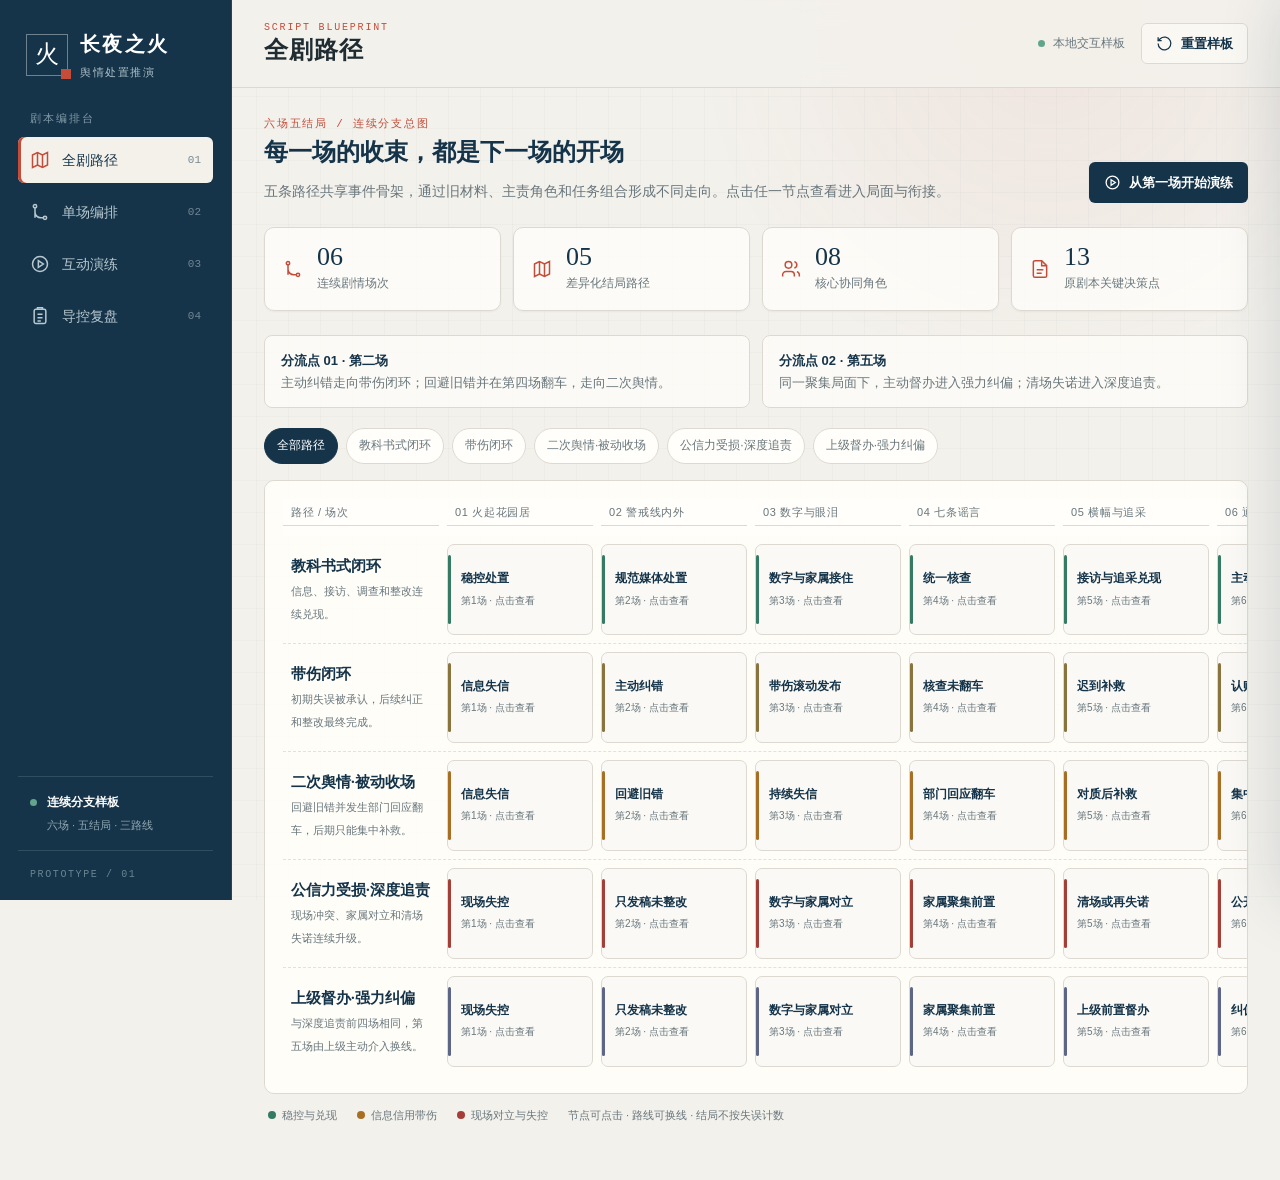
<file: index.html>
<!DOCTYPE html>
<html lang="zh-CN">
<head>
  <meta charset="UTF-8">
  <meta name="viewport" content="width=device-width, initial-scale=1.0, viewport-fit=cover">
  <meta name="theme-color" content="#15344A">
  <title>长夜之火｜剧本编排与推演样板</title>
  <link rel="stylesheet" href="styles.css">
</head>
<body data-page="map">
  <aside class="app-sidebar">
    <a class="brand" href="#map" aria-label="返回全剧路径">
      <span class="brand-mark">火</span>
      <span><strong>长夜之火</strong><small>舆情处置推演</small></span>
    </a>
    <div class="nav-caption">剧本编排台</div>
    <nav class="main-nav" aria-label="主导航">
      <a href="#map" data-nav="map" class="active" aria-current="page">
        <svg viewBox="0 0 24 24" fill="none" stroke="currentColor" stroke-width="1.8"><path d="m3 6 6-3 6 3 6-3v15l-6 3-6-3-6 3Z"/><path d="M9 3v15M15 6v15"/></svg>
        <span>全剧路径</span><span class="nav-index">01</span>
      </a>
      <a href="#scene" data-nav="scene">
        <svg viewBox="0 0 24 24" fill="none" stroke="currentColor" stroke-width="1.8"><circle cx="6" cy="5" r="2"/><circle cx="18" cy="19" r="2"/><path d="M6 7v5a7 7 0 0 0 7 7h3M6 7v12"/></svg>
        <span>单场编排</span><span class="nav-index">02</span>
      </a>
      <a href="#play" data-nav="play">
        <svg viewBox="0 0 24 24" fill="none" stroke="currentColor" stroke-width="1.8"><circle cx="12" cy="12" r="9"/><path d="m10 8 6 4-6 4Z"/></svg>
        <span>互动演练</span><span class="nav-index">03</span>
      </a>
      <a href="#review" data-nav="review">
        <svg viewBox="0 0 24 24" fill="none" stroke="currentColor" stroke-width="1.8"><rect x="5" y="4" width="14" height="17" rx="2"/><path d="M9 4V2h6v2M9 10h6M9 14h6M9 18h4"/></svg>
        <span>导控复盘</span><span class="nav-index">04</span>
      </a>
    </nav>
    <div class="sidebar-note">
      <span class="status-dot"></span>
      <div><strong>连续分支样板</strong><small>六场 · 五结局 · 三路线</small></div>
    </div>
    <div class="sidebar-foot">PROTOTYPE / 01</div>
  </aside>

  <div class="app-shell">
    <header class="topbar">
      <div>
        <div class="eyebrow" id="top-eyebrow">SCRIPT BLUEPRINT</div>
        <h1 id="view-title">全剧路径</h1>
      </div>
      <div class="topbar-actions">
        <span class="local-badge"><span class="status-dot"></span>本地交互样板</span>
        <button class="btn btn-ghost" id="reset-btn" type="button">
          <svg viewBox="0 0 24 24" fill="none" stroke="currentColor" stroke-width="1.8"><path d="M3 12a9 9 0 1 0 3-6.7L3 8"/><path d="M3 3v5h5"/></svg>
          重置样板
        </button>
      </div>
    </header>
    <main id="main-content" tabindex="-1">
      <div class="initial-loader"><span></span><p>正在展开剧本路径…</p></div>
    </main>
  </div>

  <div class="drawer-backdrop" id="drawer-backdrop" hidden></div>
  <aside class="detail-drawer" id="detail-drawer" aria-label="节点详情" aria-hidden="true"></aside>

  <div class="modal-backdrop" id="reset-modal" hidden>
    <section class="modal" role="dialog" aria-modal="true" aria-labelledby="reset-title">
      <div class="modal-icon">
        <svg viewBox="0 0 24 24" fill="none" stroke="currentColor" stroke-width="1.8"><path d="M12 9v4M12 17h.01"/><path d="M10.3 3.7 2.7 17a2 2 0 0 0 1.7 3h15.2a2 2 0 0 0 1.7-3L13.7 3.7a2 2 0 0 0-3.4 0Z"/></svg>
      </div>
      <h2 id="reset-title">重置全部演练进度？</h2>
      <p>将清除第一、二场的选择、作品、评论与复盘记录，全剧编排内容不受影响。</p>
      <div class="modal-actions">
        <button class="btn btn-ghost" id="cancel-reset" type="button">保留进度</button>
        <button class="btn btn-danger" id="confirm-reset" type="button">确认重置</button>
      </div>
    </section>
  </div>
  <div class="toast-region" id="toast-region" aria-live="polite"></div>

  <script src="mock.js" defer></script>
  <script src="api.js" defer></script>
  <script src="app.js" defer></script>
</body>
</html>
</file>
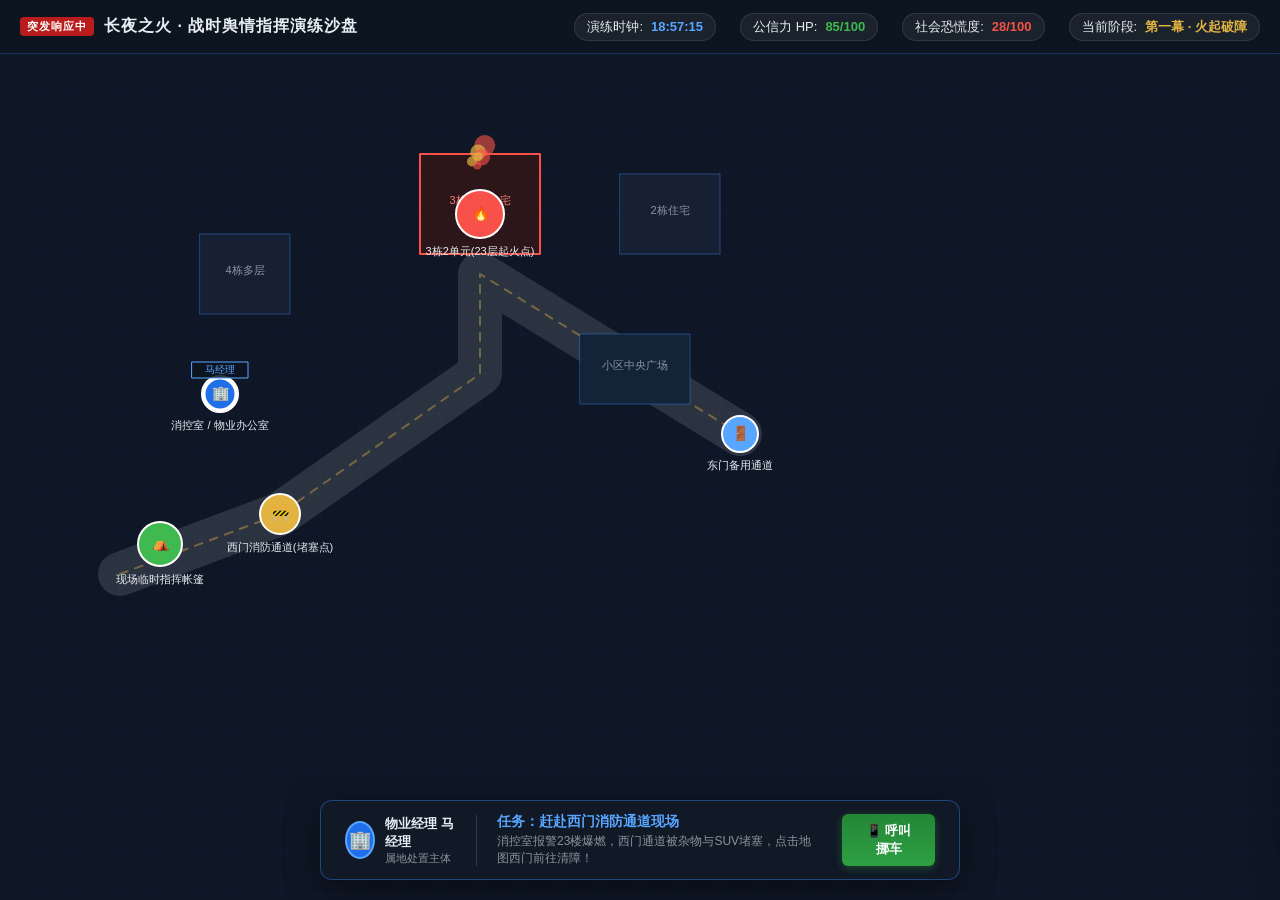
<file: game.html>
<!DOCTYPE html>
<html lang="zh-CN">
<head>
  <meta charset="UTF-8">
  <meta name="viewport" content="width=device-width, initial-scale=1.0">
  <title>长夜之火｜战时角色互动演练沙盘 Demo</title>
  <style>
    * { box-sizing: border-box; margin: 0; padding: 0; user-select: none; }
    body {
      background: #0d1520;
      color: #e6edf3;
      font-family: -apple-system, BlinkMacSystemFont, "Segoe UI", "PingFang SC", "Hiragino Sans GB", "Microsoft YaHei", sans-serif;
      overflow: hidden;
      width: 100vw;
      height: 100vh;
    }

    /* 顶部 HUD 态势条 */
    #hud {
      position: absolute;
      top: 0; left: 0; right: 0;
      height: 54px;
      background: linear-gradient(180deg, rgba(13,21,32,0.95) 0%, rgba(13,21,32,0.7) 100%);
      border-bottom: 1px solid rgba(56, 139, 253, 0.25);
      display: flex;
      align-items: center;
      justify-content: space-between;
      padding: 0 20px;
      z-index: 100;
      backdrop-filter: blur(8px);
    }
    .hud-title {
      display: flex;
      align-items: center;
      gap: 10px;
      font-weight: 700;
      letter-spacing: 1px;
    }
    .hud-badge {
      background: #b91c1c;
      color: #fff;
      font-size: 11px;
      padding: 2px 7px;
      border-radius: 4px;
      animation: pulse 1.5s infinite;
    }
    .hud-stats {
      display: flex;
      align-items: center;
      gap: 24px;
      font-size: 13px;
    }
    .stat-pill {
      display: flex;
      align-items: center;
      gap: 8px;
      background: rgba(255,255,255,0.06);
      padding: 4px 12px;
      border-radius: 20px;
      border: 1px solid rgba(255,255,255,0.1);
    }
    .stat-val { font-weight: 700; color: #58a6ff; }
    .stat-val.red { color: #f85149; }
    .stat-val.green { color: #3fb950; }

    /* 游戏主舞台 Canvas */
    #game-container {
      position: absolute;
      top: 54px; left: 0; right: 0; bottom: 0;
      cursor: crosshair;
    }
    canvas {
      display: block;
      width: 100%;
      height: 100%;
    }

    /* 底部操作与任务指引 Bar */
    #task-bar {
      position: absolute;
      bottom: 20px;
      left: 50%;
      transform: translateX(-50%);
      background: rgba(18, 26, 38, 0.92);
      border: 1px solid rgba(56, 139, 253, 0.4);
      box-shadow: 0 8px 32px rgba(0,0,0,0.5);
      border-radius: 12px;
      padding: 12px 24px;
      display: flex;
      align-items: center;
      gap: 20px;
      z-index: 90;
      backdrop-filter: blur(10px);
    }
    .role-badge {
      display: flex;
      align-items: center;
      gap: 10px;
      border-right: 1px solid rgba(255,255,255,0.15);
      padding-right: 18px;
    }
    .role-avatar {
      width: 38px; height: 38px;
      border-radius: 50%;
      background: #1f6feb;
      display: grid;
      place-items: center;
      font-size: 18px;
      border: 2px solid #58a6ff;
    }
    .task-content h4 { font-size: 14px; color: #58a6ff; margin-bottom: 2px; }
    .task-content p { font-size: 12px; color: #8b949e; }
    .btn-action {
      background: linear-gradient(180deg, #238636 0%, #2ea043 100%);
      color: #fff;
      border: none;
      padding: 8px 18px;
      border-radius: 6px;
      font-weight: 600;
      font-size: 13px;
      cursor: pointer;
      box-shadow: 0 2px 8px rgba(46,160,67,0.4);
      transition: all 0.2s;
    }
    .btn-action:hover { filter: brightness(1.15); transform: translateY(-1px); }

    /* 剧情与决策对话弹窗 */
    #dialog-modal {
      position: absolute;
      top: 0; left: 0; right: 0; bottom: 0;
      background: rgba(5, 10, 18, 0.65);
      backdrop-filter: blur(4px);
      display: none;
      place-items: center;
      z-index: 200;
      animation: fadeIn 0.2s ease-out;
    }
    .dialog-card {
      width: 580px;
      background: #161f2e;
      border: 1px solid rgba(56, 139, 253, 0.4);
      box-shadow: 0 16px 48px rgba(0,0,0,0.8), 0 0 24px rgba(56, 139, 253, 0.15);
      border-radius: 14px;
      overflow: hidden;
    }
    .dialog-header {
      background: rgba(31, 111, 235, 0.15);
      border-bottom: 1px solid rgba(56, 139, 253, 0.2);
      padding: 14px 20px;
      display: flex;
      align-items: center;
      justify-content: space-between;
    }
    .dialog-title { font-weight: 700; color: #58a6ff; font-size: 15px; display: flex; align-items: center; gap: 8px; }
    .dialog-body { padding: 22px 24px; }
    .npc-statement {
      display: flex;
      gap: 14px;
      margin-bottom: 20px;
    }
    .npc-avatar {
      width: 48px; height: 48px; border-radius: 8px;
      background: #30363d;
      border: 2px solid #8b949e;
      display: grid;
      place-items: center;
      font-size: 24px;
      flex-shrink: 0;
    }
    .npc-bubble {
      background: rgba(255,255,255,0.04);
      border: 1px solid rgba(255,255,255,0.08);
      border-radius: 0 10px 10px 10px;
      padding: 12px 16px;
      font-size: 14px;
      line-height: 1.5;
      color: #c9d1d9;
    }
    .options-box {
      display: flex;
      flex-direction: column;
      gap: 10px;
    }
    .option-btn {
      background: #21262d;
      border: 1px solid #30363d;
      color: #c9d1d9;
      padding: 12px 16px;
      border-radius: 8px;
      font-size: 13px;
      text-align: left;
      cursor: pointer;
      transition: all 0.2s;
      display: flex;
      align-items: center;
      justify-content: space-between;
    }
    .option-btn:hover {
      background: rgba(56, 139, 253, 0.12);
      border-color: #58a6ff;
      color: #fff;
      transform: translateX(4px);
    }
    .opt-tag { font-size: 11px; padding: 2px 6px; border-radius: 4px; background: rgba(255,255,255,0.1); }
    .opt-tag.optimal { background: rgba(46, 160, 67, 0.25); color: #3fb950; border: 1px solid #3fb950; }
    .opt-tag.flaw { background: rgba(218, 54, 51, 0.25); color: #f85149; border: 1px solid #f85149; }

    /* 手机通话模拟界面 */
    #phone-drawer {
      position: absolute;
      right: -340px;
      bottom: 20px;
      width: 320px;
      height: 480px;
      background: #0f1724;
      border: 2px solid #30363d;
      border-radius: 28px;
      box-shadow: 0 16px 40px rgba(0,0,0,0.8);
      z-index: 150;
      transition: right 0.35s cubic-bezier(0.16, 1, 0.3, 1);
      display: flex;
      flex-direction: column;
      overflow: hidden;
    }
    #phone-drawer.open { right: 20px; }
    .phone-notch {
      width: 100px; height: 16px; background: #000; margin: 0 auto 10px;
      border-radius: 0 0 10px 10px;
    }
    .phone-screen {
      padding: 16px;
      flex: 1;
      display: flex;
      flex-direction: column;
      justify-content: space-between;
      background: radial-gradient(circle at center, #1a2333 0%, #0d131f 100%);
    }
    .phone-contact { text-align: center; margin-top: 20px; }
    .contact-avatar {
      width: 70px; height: 70px; border-radius: 50%;
      background: #1f6feb; margin: 0 auto 12px;
      display: grid; place-items: center; font-size: 32px;
      border: 2px solid #58a6ff;
    }
    .phone-actions {
      display: flex;
      justify-content: space-around;
      margin-bottom: 20px;
    }
    .phone-btn {
      width: 54px; height: 54px; border-radius: 50%; border: none;
      display: grid; place-items: center; cursor: pointer; font-size: 20px;
    }
    .phone-btn.accept { background: #2ea043; color: white; }
    .phone-btn.reject { background: #da3633; color: white; }

    @keyframes pulse { 0%, 100% { opacity: 1; } 50% { opacity: 0.5; } }
    @keyframes fadeIn { from { opacity: 0; } to { opacity: 1; } }

    /* 气泡提示 */
    .waypoint-indicator {
      position: absolute;
      pointer-events: none;
      color: #58a6ff;
      font-size: 11px;
      font-weight: 700;
      background: rgba(13,21,32,0.85);
      border: 1px solid #58a6ff;
      padding: 3px 8px;
      border-radius: 4px;
      transform: translate(-50%, -100%);
      white-space: nowrap;
      z-index: 50;
    }
  </style>
</head>
<body>

  <!-- 顶部 HUD 态势条 -->
  <header id="hud">
    <div class="hud-title">
      <span class="hud-badge">突发响应中</span>
      <span>长夜之火 · 战时舆情指挥演练沙盘</span>
    </div>
    <div class="hud-stats">
      <div class="stat-pill">
        <span>演练时钟:</span>
        <span class="stat-val" id="clock-display">18:57:15</span>
      </div>
      <div class="stat-pill">
        <span>公信力 HP:</span>
        <span class="stat-val green" id="credibility-val">85/100</span>
      </div>
      <div class="stat-pill">
        <span>社会恐慌度:</span>
        <span class="stat-val red" id="panic-val">28/100</span>
      </div>
      <div class="stat-pill">
        <span>当前阶段:</span>
        <span class="stat-val" style="color:#e3b341;">第一幕 · 火起破障</span>
      </div>
    </div>
  </header>

  <!-- 2D/2.5D 沙盘画布 -->
  <div id="game-container">
    <canvas id="sandTableCanvas"></canvas>
  </div>

  <!-- 底部操作导航卡 -->
  <div id="task-bar">
    <div class="role-badge">
      <div class="role-avatar" id="cur-avatar">🏢</div>
      <div>
        <div style="font-weight:700; font-size:13px;" id="cur-role-name">物业经理 马经理</div>
        <div style="font-size:11px; color:#8b949e;">属地处置主体</div>
      </div>
    </div>
    <div class="task-content">
      <h4 id="task-title">任务：赶赴西门消防通道现场</h4>
      <p id="task-desc">消控室报警23楼爆燃，西门通道被杂物与SUV堵塞，点击地图西门前往清障！</p>
    </div>
    <button class="btn-action" id="phone-toggle-btn" onclick="openPhoneCall('车主挪车电话', '正在呼叫白色SUV车主...')">📱 呼叫挪车</button>
  </div>

  <!-- 剧情决策弹窗 -->
  <div id="dialog-modal">
    <div class="dialog-card">
      <div class="dialog-header">
        <div class="dialog-title">🚨 <span id="dlg-title">突发事件抉择</span></div>
        <span style="font-size:12px; color:#8b949e;">限时决策</span>
      </div>
      <div class="dialog-body">
        <div class="npc-statement">
          <div class="npc-avatar" id="dlg-npc-avatar">👮</div>
          <div class="npc-bubble" id="dlg-npc-text">
            汇报马经理！西门通道被一辆白色SUV违停堵死了，旁边还有老住户堆的一堆废旧沙发家具！消防车马上就到了，怎么办？！
          </div>
        </div>
        <div class="options-box" id="dlg-options">
          <!-- 动态注入选项 -->
        </div>
      </div>
    </div>
  </div>

  <!-- 手机通话呼叫模拟抽屉 -->
  <div id="phone-drawer">
    <div class="phone-notch"></div>
    <div class="phone-screen">
      <div class="phone-contact">
        <div class="contact-avatar" id="phone-avatar">🚗</div>
        <h3 id="phone-contact-name" style="color:#fff; margin-bottom:4px;">违停车主 李某</h3>
        <p id="phone-status" style="font-size:12px; color:#3fb950;">正在呼叫...</p>
      </div>
      <div style="background:rgba(255,255,255,0.06); padding:12px; border-radius:10px; font-size:12px; color:#c9d1d9; line-height:1.4;" id="phone-msg">
        “喂？谁啊？大晚上的催什么催，我在外面吃饭呢马上回来……”
      </div>
      <div class="phone-actions">
        <button class="phone-btn reject" onclick="closePhone()">✕</button>
        <button class="phone-btn accept" onclick="onCallConfirmed()">✓</button>
      </div>
    </div>
  </div>

  <script>
    // --- 游戏状态机与角色定义 ---
    const gameState = {
      time: "18:57:15",
      credibility: 85,
      panic: 28,
      currentStep: 0,
      channelBlocked: true,
      player: {
        x: 220,
        y: 340,
        targetX: 220,
        targetY: 340,
        speed: 3.5,
        name: "马经理",
        avatar: "🏢"
      },
      pointsOfInterest: [
        { id: "building", name: "3栋2单元(23层起火点)", x: 480, y: 160, color: "#f85149", radius: 24, icon: "🔥", desc: "高层住宅爆燃点" },
        { id: "west_gate", name: "西门消防通道(堵塞点)", x: 280, y: 460, color: "#e3b341", radius: 20, icon: "🚧", desc: "SUV违停与杂物积压" },
        { id: "east_gate", name: "东门备用通道", x: 740, y: 380, color: "#58a6ff", radius: 18, icon: "🚪", desc: "云梯车绕行备用路线" },
        { id: "command_tent", name: "现场临时指挥帐篷", x: 160, y: 490, color: "#3fb950", radius: 22, icon: "⛺", desc: "区指挥部进驻点" },
        { id: "property_office", name: "消控室 / 物业办公室", x: 220, y: 340, color: "#8b949e", radius: 18, icon: "🏢", desc: "起点" }
      ]
    };

    // --- Canvas 沙盘地图渲染引擎 ---
    const canvas = document.getElementById("sandTableCanvas");
    const ctx = canvas.getContext("2d");

    function resizeCanvas() {
      canvas.width = canvas.parentElement.clientWidth;
      canvas.height = canvas.parentElement.clientHeight;
    }
    window.addEventListener("resize", resizeCanvas);
    resizeCanvas();

    // 绘制沙盘
    function drawSandTable() {
      ctx.clearRect(0, 0, canvas.width, canvas.height);

      // 1. 背景网格与道路
      ctx.fillStyle = "#0f1726";
      ctx.fillRect(0, 0, canvas.width, canvas.height);

      // 绘制路网网格底纹
      ctx.strokeStyle = "rgba(56, 139, 253, 0.05)";
      ctx.lineWidth = 1;
      const gridSize = 40;
      for (let x = 0; x < canvas.width; x += gridSize) {
        ctx.beginPath(); ctx.moveTo(x, 0); ctx.lineTo(x, canvas.height); ctx.stroke();
      }
      for (let y = 0; y < canvas.height; y += gridSize) {
        ctx.beginPath(); ctx.moveTo(0, y); ctx.lineTo(canvas.width, y); ctx.stroke();
      }

      // 2. 绘制小区主干道 (文昌路 & 小区内环路)
      ctx.strokeStyle = "rgba(255, 255, 255, 0.12)";
      ctx.lineWidth = 44;
      ctx.lineCap = "round";
      ctx.lineJoin = "round";
      // 小区内部U型主干道
      ctx.beginPath();
      ctx.moveTo(120, 520);
      ctx.lineTo(280, 460); // 西门
      ctx.lineTo(480, 320);
      ctx.lineTo(480, 220); // 3栋前
      ctx.lineTo(740, 380); // 东门
      ctx.stroke();

      // 道路中心虚线
      ctx.strokeStyle = "rgba(227, 179, 65, 0.4)";
      ctx.lineWidth = 2;
      ctx.setLineDash([8, 8]);
      ctx.stroke();
      ctx.setLineDash([]);

      // 3. 绘制建筑楼栋群 (2.5D等轴测线框体块)
      drawBuildingBlock(420, 100, 120, 100, "3栋高层住宅", true);
      drawBuildingBlock(620, 120, 100, 80, "2栋住宅", false);
      drawBuildingBlock(200, 180, 90, 80, "4栋多层", false);
      drawBuildingBlock(580, 280, 110, 70, "小区中央广场", false, "#132338");

      // 4. 绘制各关键兴趣点 (POIs)
      gameState.pointsOfInterest.forEach(poi => {
        // 呼吸光圈
        ctx.beginPath();
        ctx.arc(poi.x, poi.y, poi.radius + Math.sin(Date.now() / 250) * 4, 0, Math.PI * 2);
        ctx.fillStyle = poi.color + "22";
        ctx.fill();

        // 实体核心
        ctx.beginPath();
        ctx.arc(poi.x, poi.y, poi.radius, 0, Math.PI * 2);
        ctx.fillStyle = poi.color;
        ctx.fill();
        ctx.strokeStyle = "#fff";
        ctx.lineWidth = 2;
        ctx.stroke();

        // 图标与文字
        ctx.font = "14px sans-serif";
        ctx.textAlign = "center";
        ctx.textBaseline = "middle";
        ctx.fillText(poi.icon, poi.x, poi.y);

        ctx.font = "11px sans-serif";
        ctx.fillStyle = "#e6edf3";
        ctx.fillText(poi.name, poi.x, poi.y + poi.radius + 14);
      });

      // 5. 绘制起火楼顶的火焰特效动画 (粒子与火光)
      drawFireEffect(480, 120);

      // 6. 绘制角色位置及移动轨迹线
      if (Math.hypot(gameState.player.targetX - gameState.player.x, gameState.player.targetY - gameState.player.y) > 2) {
        ctx.strokeStyle = "#58a6ff";
        ctx.lineWidth = 2;
        ctx.setLineDash([4, 4]);
        ctx.beginPath();
        ctx.moveTo(gameState.player.x, gameState.player.y);
        ctx.lineTo(gameState.player.targetX, gameState.player.targetY);
        ctx.stroke();
        ctx.setLineDash([]);
      }

      // 角色主体 (马经理 / 消防员 / 李副区长)
      ctx.beginPath();
      ctx.arc(gameState.player.x, gameState.player.y, 16, 0, Math.PI * 2);
      ctx.fillStyle = "#1f6feb";
      ctx.fill();
      ctx.lineWidth = 3;
      ctx.strokeStyle = "#ffffff";
      ctx.stroke();

      ctx.font = "14px sans-serif";
      ctx.textAlign = "center";
      ctx.textBaseline = "middle";
      ctx.fillText(gameState.player.avatar, gameState.player.x, gameState.player.y);

      // 角色头顶姓名牌
      ctx.fillStyle = "rgba(13,21,32,0.85)";
      ctx.fillRect(gameState.player.x - 28, gameState.player.y - 32, 56, 16);
      ctx.strokeStyle = "#58a6ff";
      ctx.lineWidth = 1;
      ctx.strokeRect(gameState.player.x - 28, gameState.player.y - 32, 56, 16);
      ctx.font = "10px sans-serif";
      ctx.fillStyle = "#58a6ff";
      ctx.fillText(gameState.player.name, gameState.player.x, gameState.player.y - 24);

      // 更新角色物理位置
      updatePlayerPosition();

      requestAnimationFrame(drawSandTable);
    }

    // 建筑体块绘制
    function drawBuildingBlock(x, y, w, h, name, isFire, customColor) {
      ctx.fillStyle = customColor || (isFire ? "#2d1619" : "#162032");
      ctx.strokeStyle = isFire ? "#f85149" : "rgba(56, 139, 253, 0.4)";
      ctx.lineWidth = isFire ? 2 : 1;
      ctx.fillRect(x, y, w, h);
      ctx.strokeRect(x, y, w, h);

      ctx.fillStyle = isFire ? "#ff7b72" : "#8b949e";
      ctx.font = "11px sans-serif";
      ctx.textAlign = "center";
      ctx.fillText(name, x + w / 2, y + h / 2);
    }

    // 火焰粒子动画
    function drawFireEffect(cx, cy) {
      ctx.save();
      for (let i = 0; i < 6; i++) {
        const angle = Math.random() * Math.PI * 2;
        const dist = Math.random() * 20;
        const fx = cx + Math.cos(angle) * dist;
        const fy = cy + Math.sin(angle) * dist - 10;
        const r = Math.random() * 8 + 4;
        ctx.beginPath();
        ctx.arc(fx, fy, r, 0, Math.PI * 2);
        ctx.fillStyle = i % 2 === 0 ? "rgba(248, 81, 73, 0.6)" : "rgba(227, 179, 65, 0.7)";
        ctx.fill();
      }
      ctx.restore();
    }

    // 角色移动插值计算
    function updatePlayerPosition() {
      const dx = gameState.player.targetX - gameState.player.x;
      const dy = gameState.player.targetY - gameState.player.y;
      const dist = Math.hypot(dx, dy);

      if (dist > gameState.player.speed) {
        gameState.player.x += (dx / dist) * gameState.player.speed;
        gameState.player.y += (dy / dist) * gameState.player.speed;
      } else {
        gameState.player.x = gameState.player.targetX;
        gameState.player.y = gameState.player.targetY;
        checkProximityTrigger();
      }
    }

    // 点击地图寻路
    canvas.addEventListener("click", (e) => {
      const rect = canvas.getBoundingClientRect();
      const clickX = e.clientX - rect.left;
      const clickY = e.clientY - rect.top;

      gameState.player.targetX = clickX;
      gameState.player.targetY = clickY;
    });

    // 空间触发器判定
    let hasTriggeredWestGate = false;
    let hasTriggeredCommand = false;

    function checkProximityTrigger() {
      const westGate = gameState.pointsOfInterest.find(p => p.id === "west_gate");
      const distToGate = Math.hypot(gameState.player.x - westGate.x, gameState.player.y - westGate.y);

      // 到达西门消防通道
      if (distToGate < 35 && !hasTriggeredWestGate && gameState.currentStep === 0) {
        hasTriggeredWestGate = true;
        triggerWestGateDialog();
      }

      // 到达指挥帐篷
      const commandTent = gameState.pointsOfInterest.find(p => p.id === "command_tent");
      const distToTent = Math.hypot(gameState.player.x - commandTent.x, gameState.player.y - commandTent.y);
      if (distToTent < 35 && !hasTriggeredCommand && gameState.currentStep === 2) {
        hasTriggeredCommand = true;
        triggerCommandDialog();
      }
    }

    // --- 剧情与交互弹窗系统 ---
    function triggerWestGateDialog() {
      const modal = document.getElementById("dialog-modal");
      document.getElementById("dlg-title").innerText = "西门通道清障抉择（第一场 D1）";
      document.getElementById("dlg-npc-avatar").innerText = "👮";
      document.getElementById("dlg-npc-text").innerHTML = "报告马经理！白色SUV车主电话打了但没人接！消防车警笛已经听到文昌路了，拐不进来！旁边还有堆沙发！怎么处置？！";

      const optsBox = document.getElementById("dlg-options");
      optsBox.innerHTML = `
        <button class="option-btn" onclick="onMakeChoice(1)">
          <div><strong>【最优路线】全力人工清障 + 派人去东门引导绕行</strong><div style="font-size:11px; color:#8b949e; margin-top:2px;">保安协力人工抬走旧沙发，同时派保安骑电动车去文昌路指引云梯车绕行东门</div></div>
          <span class="opt-tag optimal">规范稳控</span>
        </button>
        <button class="option-btn" onclick="onMakeChoice(2)">
          <div><strong>【失误路线】推诿等待交警执法，阻拦周边业主拍照</strong><div style="font-size:11px; color:#8b949e; margin-top:2px;">表示'物业无权移车'，见业主拿手机录像便大声呵斥'不准拍！'</div></div>
          <span class="opt-tag flaw">引发冲突</span>
        </button>
      `;
      modal.style.display = "grid";
    }

    function onMakeChoice(choiceId) {
      document.getElementById("dialog-modal").style.display = "none";
      if (choiceId === 1) {
        gameState.credibility += 5;
        gameState.channelBlocked = false;
        alert("【决策生效】：物业保安迅速移开废旧家具，消防通道仅耗时4分钟打通！同时提前将纸质平面图交到消防队长手中！\n公信力 +5！");
        switchToFirefighter();
      } else {
        gameState.credibility -= 20;
        gameState.panic += 15;
        alert("【严重失误】：保安与拍照业主发生推搡，'物业抢手机推搡'15秒视频被传上抖音！消防车被堵在门外达15分钟！\n公信力 -20，社会恐慌度 +15！");
        switchToFirefighter();
      }
      updateHUD();
    }

    // 视角无缝接力切换：切到消防大队长
    function switchToFirefighter() {
      gameState.currentStep = 1;
      gameState.player.name = "陈大队长";
      gameState.player.avatar = "🚒";
      gameState.player.x = 280;
      gameState.player.y = 460;
      gameState.player.targetX = 480;
      gameState.player.targetY = 220;

      document.getElementById("cur-avatar").innerText = "🚒";
      document.getElementById("cur-role-name").innerText = "消防大队 陈大队长";
      document.getElementById("task-title").innerText = "任务：组织内攻搜救组登楼排查";
      document.getElementById("task-desc").innerText = "明火扑灭中，立即沿防烟楼梯登楼逐层搜救，排查被困人员！";
      document.getElementById("phone-toggle-btn").style.display = "none";

      setTimeout(() => {
        alert("【视角无缝接力】切换至【消防救援大队 陈大队长】！内攻组正在登楼，请点击起火点3栋大楼！");
      }, 500);
    }

    // 触发指挥部挂帅决策
    function triggerCommandDialog() {
      const modal = document.getElementById("dialog-modal");
      document.getElementById("dlg-title").innerText = "指挥部战时挂帅（第一场 D2首报决策）";
      document.getElementById("dlg-npc-avatar").innerText = "👔";
      document.getElementById("dlg-npc-text").innerHTML = "李区长！火势已初步控制，但网上'云朵儿'的视频点赞破万了，网民在质疑'视频发不出'、'死了多少人'！宣传部和网信请示首报措辞该如何定性？";

      const optsBox = document.getElementById("dlg-options");
      optsBox.innerHTML = `
        <button class="option-btn" onclick="onCommandChoice(1)">
          <div><strong>【严谨定性】'消防全力扑救中，已疏散280余人，暂未接到人员死亡报告'</strong><div style="font-size:11px; color:#8b949e; margin-top:2px;">留有科学余地，同时置顶基站拥塞技术澄清，融媒体发官方现场图</div></div>
          <span class="opt-tag optimal">教科书式</span>
        </button>
        <button class="option-btn" onclick="onCommandChoice(2)">
          <div><strong>【致命谎言】图省事直接通报'现场无人员伤亡'</strong><div style="font-size:11px; color:#8b949e; margin-top:2px;">为快速平息恐慌，未彻底搜救完就发布无伤亡，并通知平台粗暴删帖</div></div>
          <span class="opt-tag flaw">信用埋雷</span>
        </button>
      `;
      modal.style.display = "grid";
    }

    function onCommandChoice(choiceId) {
      document.getElementById("dialog-modal").style.display = "none";
      if (choiceId === 1) {
        gameState.credibility += 10;
        alert("【演练达成 - 最优结局推进】：\n首报措辞精准严谨，20:08权威发布！公众焦虑得到及时接住，成功锁定【路线一：教科书式闭环】！即将进入第二幕！");
      } else {
        gameState.credibility -= 30;
        gameState.panic += 30;
        alert("【演练警告 - 严重次生舆情】：\n2小时后抬出遇难者遗体，官方首报被全网当场打脸，'官方造假'冲上热搜，滑入【路线三/四：信任塌方】！");
      }
      updateHUD();
    }

    // 手机抽屉操作
    function openPhoneCall(name, status) {
      document.getElementById("phone-contact-name").innerText = name;
      document.getElementById("phone-status").innerText = status;
      document.getElementById("phone-drawer").classList.add("open");
    }
    function closePhone() {
      document.getElementById("phone-drawer").classList.remove("open");
    }
    function onCallConfirmed() {
      closePhone();
      alert("车主李某已接通电话：“我知道了！我马上下来挪车！对不起！”");
    }

    function updateHUD() {
      document.getElementById("credibility-val").innerText = gameState.credibility + "/100";
      document.getElementById("panic-val").innerText = gameState.panic + "/100";
    }

    // 启动初始渲染
    drawSandTable();
  </script>
</body>
</html>
</file>
<file: styles.css>
:root {
  --primary:#15344A; --primary-hover:#0E2839; --accent:#C44D3A; --bg:#F3F1EC;
  --surface:#FFFEFA; --border:#DDD9D0; --text:#1F2D33; --text-sub:#68767C;
  --success:#357A63; --warning:#A86F24; --danger:#A43E36; --sidebar-w:232px;
  --shadow-sm:0 1px 2px rgba(21,52,74,.05); --shadow-md:0 10px 30px rgba(21,52,74,.08);
  --display:STZhongsong,"Noto Serif SC","Songti SC",serif;
  --body:"Microsoft YaHei","PingFang SC",sans-serif; --mono:Consolas,monospace;
}
*{box-sizing:border-box} html{scroll-behavior:smooth} body{margin:0;background:var(--bg);color:var(--text);font-family:var(--body);font-size:14px;line-height:1.65}
body::before{content:"";position:fixed;inset:0;pointer-events:none;background-image:linear-gradient(rgba(21,52,74,.025) 1px,transparent 1px),linear-gradient(90deg,rgba(21,52,74,.025) 1px,transparent 1px),radial-gradient(circle at 82% 4%,rgba(196,77,58,.07),transparent 26%);background-size:32px 32px,32px 32px,100% 100%;z-index:-1}
button,input,textarea,select{font:inherit} button,a,select{touch-action:manipulation} button{cursor:pointer} button:disabled{cursor:not-allowed;opacity:.5}a{color:inherit;text-decoration:none}svg{width:20px;height:20px;flex:none}h1,h2,h3,h4,p{margin-top:0}h2,h3,h4{font-family:var(--display);color:var(--primary)}h1{font-family:var(--display);font-size:24px;line-height:1.2;margin:3px 0 0;letter-spacing:.04em}h2{font-size:24px;line-height:1.35;margin-bottom:12px}h3{font-size:19px;line-height:1.4;margin-bottom:8px}h4{font-size:16px;margin-bottom:8px}[hidden],.hidden{display:none!important}
.app-sidebar{position:fixed;inset:0 auto 0 0;width:var(--sidebar-w);background:var(--primary);color:#E8EEF0;padding:28px 18px 20px;display:flex;flex-direction:column;z-index:30;border-right:1px solid rgba(255,255,255,.08)}
.brand{display:flex;align-items:center;gap:12px;padding:0 8px 28px}.brand-mark{display:grid;place-items:center;width:42px;height:42px;border:1px solid rgba(255,255,255,.38);font-family:var(--display);font-size:24px;color:#fff;position:relative}.brand-mark::after{content:"";position:absolute;right:-4px;bottom:-4px;width:10px;height:10px;background:var(--accent)}.brand strong{display:block;font-family:var(--display);font-size:20px;letter-spacing:.12em;color:#fff}.brand small{display:block;font-size:11px;color:#AFC0C8;letter-spacing:.14em;margin-top:2px}.nav-caption{font-size:11px;letter-spacing:.18em;color:#839CA8;padding:0 12px 10px}.main-nav{display:grid;gap:6px}.main-nav a{display:flex;align-items:center;gap:12px;min-height:46px;padding:0 12px;border-radius:6px;color:#B9C8CE;transition:background .18s,color .18s,transform .18s}.main-nav a:hover{background:rgba(255,255,255,.07);color:#fff;transform:translateX(2px)}.main-nav a.active{background:#F4F1EB;color:var(--primary);box-shadow:inset 3px 0 var(--accent)}.main-nav a.active svg{color:var(--accent)}.nav-index{margin-left:auto;font:11px var(--mono);opacity:.55}.sidebar-note{margin-top:auto;display:flex;align-items:flex-start;gap:10px;padding:16px 12px;border-top:1px solid rgba(255,255,255,.12);border-bottom:1px solid rgba(255,255,255,.12)}.sidebar-note strong,.sidebar-note small{display:block}.sidebar-note strong{font-size:12px;color:#fff}.sidebar-note small{font-size:11px;color:#91A7B1;margin-top:3px}.status-dot{display:inline-block;width:7px;height:7px;border-radius:50%;background:#62A58C;flex:none;margin-top:6px}.sidebar-foot{font:10px var(--mono);letter-spacing:.16em;color:#698592;padding:18px 12px 0}.app-shell{margin-left:var(--sidebar-w);min-height:100vh}.topbar{height:88px;display:flex;align-items:center;justify-content:space-between;padding:0 32px;border-bottom:1px solid var(--border);background:rgba(243,241,236,.9);backdrop-filter:blur(12px);position:sticky;top:0;z-index:20}.eyebrow{font:10px var(--mono);letter-spacing:.18em;color:var(--accent)}.topbar-actions{display:flex;align-items:center;gap:16px}.local-badge{display:flex;align-items:center;gap:8px;color:var(--text-sub);font-size:12px}.local-badge .status-dot{margin:0}.btn{border:1px solid transparent;border-radius:6px;padding:9px 14px;display:inline-flex;align-items:center;justify-content:center;gap:8px;min-height:40px;font-weight:600;font-size:13px;transition:background .18s,border .18s,transform .18s,color .18s}.btn:hover:not(:disabled){transform:translateY(-1px)}.btn:focus-visible,a:focus-visible,select:focus-visible,textarea:focus-visible,input:focus-visible{outline:3px solid rgba(196,77,58,.22);outline-offset:2px}.btn svg{width:17px;height:17px}.btn-primary{background:var(--primary);color:#fff}.btn-primary:hover:not(:disabled){background:var(--primary-hover)}.btn-accent{background:var(--accent);color:#fff}.btn-ghost{background:rgba(255,254,250,.6);border-color:var(--border);color:var(--primary)}.btn-ghost:hover:not(:disabled){border-color:#AAB4B6;background:var(--surface)}.btn-danger{background:var(--danger);color:#fff}.btn-sm{min-height:34px;padding:6px 10px;font-size:12px}#main-content{padding:28px 32px 56px;max-width:1760px;margin:0 auto;outline:none}.page-enter{animation:pageIn .36s ease both}@keyframes pageIn{from{opacity:0;transform:translateY(8px)}to{opacity:1;transform:none}}.initial-loader{min-height:50vh;display:grid;place-content:center;text-align:center;color:var(--text-sub)}.initial-loader span{width:34px;height:34px;border:2px solid var(--border);border-top-color:var(--accent);border-radius:50%;animation:spin .8s linear infinite;margin:auto}@keyframes spin{to{transform:rotate(360deg)}}
.page-intro{display:flex;justify-content:space-between;align-items:flex-end;gap:24px;margin-bottom:24px}.page-intro p{max-width:740px;color:var(--text-sub);margin:6px 0 0}.kicker{font:11px var(--mono);letter-spacing:.16em;color:var(--accent);margin-bottom:5px}.stat-row{display:grid;grid-template-columns:repeat(4,minmax(120px,1fr));gap:12px;margin-bottom:24px}.stat-card{background:rgba(255,254,250,.78);border:1px solid var(--border);border-radius:10px;padding:16px 18px;display:flex;align-items:center;gap:14px;box-shadow:var(--shadow-sm)}.stat-card svg{color:var(--accent)}.stat-value{font:26px var(--display);color:var(--primary);line-height:1}.stat-label{font-size:12px;color:var(--text-sub);margin-top:4px}.card{background:var(--surface);border:1px solid var(--border);border-radius:10px;box-shadow:var(--shadow-sm)}.card-pad{padding:20px}.section-head{display:flex;align-items:flex-start;justify-content:space-between;gap:16px;margin-bottom:16px}.section-head p{color:var(--text-sub);font-size:13px;margin:3px 0 0}.section-index{font:12px var(--mono);color:var(--accent);letter-spacing:.1em}.note-strip{border-left:3px solid var(--accent);background:rgba(196,77,58,.055);padding:12px 16px;color:#5B4B46;font-size:13px;border-radius:0 6px 6px 0}.note-strip strong{color:var(--accent)}.split-callouts{display:grid;grid-template-columns:1fr 1fr;gap:12px;margin-bottom:20px}.split-callout{padding:14px 16px;border:1px solid var(--border);background:rgba(255,254,250,.72);border-radius:8px;font-size:13px}.split-callout b{color:var(--primary)}.split-callout span{color:var(--text-sub)}
.path-toolbar{display:flex;gap:8px;flex-wrap:wrap;margin-bottom:16px}.chip{border:1px solid var(--border);background:var(--surface);color:var(--text-sub);border-radius:999px;padding:7px 12px;font-size:12px;transition:.18s}.chip:hover{border-color:var(--primary);color:var(--primary)}.chip.active{background:var(--primary);border-color:var(--primary);color:#fff}.blueprint-wrap{overflow:auto;border:1px solid var(--border);border-radius:10px;background:rgba(255,254,250,.88)}.blueprint{min-width:1270px;padding:18px}.blueprint-header,.blueprint-row{display:grid;grid-template-columns:156px repeat(7,minmax(140px,1fr));gap:8px}.blueprint-header{position:sticky;top:0;z-index:2;background:var(--surface);padding-bottom:10px}.blueprint-header>div{font-size:11px;color:var(--text-sub);letter-spacing:.06em;padding:4px 8px;border-bottom:1px solid var(--border)}.blueprint-row{padding:8px 0;border-bottom:1px dashed #E5E1D9;transition:opacity .2s}.blueprint-row:last-child{border:0}.blueprint-row.dimmed{opacity:.25}.lane-label{padding:10px 8px}.lane-label strong{font-family:var(--display);color:var(--primary);display:block;font-size:15px}.lane-label small{color:var(--text-sub);font-size:11px}.path-node{position:relative;text-align:left;background:#FAF9F5;border:1px solid var(--border);border-radius:7px;padding:10px 10px 10px 13px;min-height:76px;transition:border .18s,box-shadow .18s,transform .18s;width:100%;color:var(--text)}.path-node::before{content:"";position:absolute;left:0;top:10px;bottom:10px;width:3px;background:var(--node-color,var(--accent));border-radius:3px}.path-node:hover{border-color:var(--node-color,var(--primary));box-shadow:var(--shadow-sm);transform:translateY(-2px)}.path-node strong{font-size:12px;display:block;line-height:1.45;color:var(--primary)}.path-node small{font-size:10px;color:var(--text-sub);display:block;margin-top:5px}.path-node.ending-node{background:var(--primary);border-color:var(--primary)}.path-node.ending-node strong,.path-node.ending-node small{color:#fff}.path-node.ending-node small{opacity:.65}.legend{display:flex;gap:20px;flex-wrap:wrap;padding:12px 4px 0;color:var(--text-sub);font-size:11px}.legend span{display:flex;align-items:center;gap:6px}.legend i{width:8px;height:8px;border-radius:50%;display:inline-block}.drawer-backdrop{position:fixed;inset:0;background:rgba(15,35,47,.28);z-index:49;backdrop-filter:blur(2px)}.detail-drawer{position:fixed;top:0;right:0;bottom:0;width:min(480px,92vw);background:var(--surface);z-index:50;box-shadow:-20px 0 60px rgba(21,52,74,.18);padding:28px;overflow:auto;transform:translateX(105%);transition:transform .26s ease}.detail-drawer.open{transform:none}.drawer-close{position:absolute;top:18px;right:18px;background:transparent;border:0;color:var(--text-sub);padding:6px}.drawer-kicker{font:11px var(--mono);color:var(--accent);letter-spacing:.14em;margin:16px 0 6px}.drawer-section{padding:18px 0;border-top:1px solid var(--border)}.drawer-section h4{margin-bottom:8px}.drawer-section p{font-size:13px;color:var(--text-sub);margin:0}.role-pills,.material-list{display:flex;gap:7px;flex-wrap:wrap}.role-pill,.material-tag,.route-tag{display:inline-flex;align-items:center;border-radius:999px;padding:4px 9px;font-size:11px;background:#EDF1F1;color:var(--primary);border:1px solid #DCE4E4}.route-A{background:#EAF3EE;color:#28634E;border-color:#CEE2D7}.route-B{background:#F8F0E2;color:#875919;border-color:#EADDC2}.route-C,.route-D{background:#F8E9E5;color:#8E3C32;border-color:#EBCFC7}
.scene-selector{display:flex;gap:8px;overflow:auto;padding-bottom:12px}.scene-tab{min-width:150px;text-align:left;padding:12px 14px;border:1px solid var(--border);background:rgba(255,254,250,.7);border-radius:8px;color:var(--text-sub)}.scene-tab strong{display:block;color:var(--primary);font-family:var(--display);font-size:15px}.scene-tab small{font:10px var(--mono)}.scene-tab.active{border-color:var(--primary);background:var(--primary);color:#C1D0D6}.scene-tab.active strong{color:#fff}.scene-layout{display:grid;grid-template-columns:minmax(0,1fr) 310px;gap:20px;margin-top:8px}.route-tabs{display:flex;gap:4px;border-bottom:1px solid var(--border);margin-bottom:18px}.route-tab{border:0;background:transparent;padding:10px 16px;color:var(--text-sub);border-bottom:2px solid transparent}.route-tab.active{color:var(--primary);border-color:var(--accent);font-weight:700}.skeleton-flow{display:flex;gap:8px;align-items:center;flex-wrap:wrap;margin-bottom:20px}.skeleton-flow span{background:#EDF1F1;color:var(--primary);padding:5px 10px;border-radius:4px;font-size:11px}.skeleton-flow svg{width:14px;height:14px;color:#8B999E}.event-list{display:grid;gap:12px}.event-card{display:grid;grid-template-columns:70px 1fr;gap:16px;padding:16px;border:1px solid var(--border);border-radius:8px;background:#FCFBF8}.event-time{font:13px var(--mono);color:var(--accent);padding-top:2px}.event-card h4{font-family:var(--body);margin:0 0 5px;font-size:14px}.event-card p{font-size:12px;color:var(--text-sub);margin:0 0 10px}.event-meta{display:flex;gap:6px;flex-wrap:wrap}.role-stack{display:grid;gap:10px}.role-task-card{border:1px solid var(--border);border-radius:8px;padding:14px;background:var(--surface)}.role-task-card strong{display:flex;align-items:center;gap:8px;color:var(--primary);margin-bottom:5px}.role-task-card p{font-size:12px;color:var(--text-sub);margin:0}.role-dot{width:8px;height:8px;border-radius:50%;display:inline-block}.transition-card{background:var(--primary);color:#D6E0E4;border-radius:10px;padding:18px;margin-top:16px}.transition-card h3{color:#fff}.transition-card p{font-size:13px;margin-bottom:14px;color:#BCCBD1}
.play-setup{display:grid;grid-template-columns:1.1fr .9fr;gap:24px}.setup-hero{padding:32px;background:var(--primary);color:#D7E1E5;border-radius:12px;position:relative;overflow:hidden}.setup-hero::after{content:"";position:absolute;width:240px;height:240px;border:1px solid rgba(255,255,255,.12);border-radius:50%;right:-70px;top:-90px;box-shadow:0 0 0 34px rgba(255,255,255,.025),0 0 0 70px rgba(255,255,255,.02)}.setup-hero h2{color:#fff;font-size:32px;max-width:520px}.setup-hero p{max-width:600px;color:#B7C7CE}.setup-features{display:grid;grid-template-columns:1fr 1fr;gap:10px;margin-top:24px}.setup-feature{border-top:1px solid rgba(255,255,255,.18);padding-top:12px;font-size:12px}.setup-feature b{display:block;color:#fff;margin-bottom:3px}.setup-form{padding:24px}.form-group{margin-bottom:18px}.form-label{display:block;font-weight:700;color:var(--primary);margin-bottom:7px;font-size:13px}.form-help{font-size:11px;color:var(--text-sub);margin-top:6px}.select,textarea,input[type=text]{width:100%;border:1px solid var(--border);background:#FCFBF8;color:var(--text);border-radius:6px;padding:10px 12px}.select{min-height:42px}textarea{min-height:112px;resize:vertical;line-height:1.65}textarea::placeholder{color:#97A1A4}.field-error{color:var(--danger);font-size:12px;margin-top:6px}.setup-summary{display:grid;gap:10px;margin:18px 0}.summary-line{display:flex;gap:10px;font-size:12px;color:var(--text-sub)}.summary-line svg{width:16px;height:16px;color:var(--success);margin-top:3px}.play-grid{display:grid;grid-template-columns:minmax(0,1fr) 350px;gap:20px}.play-main{min-width:0}.play-status{display:flex;align-items:center;justify-content:space-between;gap:16px;margin-bottom:16px}.play-status-left{display:flex;align-items:center;gap:10px;flex-wrap:wrap}.script-clock{font:18px var(--mono);color:var(--primary)}.progress-track{height:5px;background:#DDDAD2;border-radius:10px;overflow:hidden;margin-bottom:20px}.progress-bar{height:100%;background:var(--accent);transition:width .35s ease}.role-banner{display:flex;align-items:center;justify-content:space-between;gap:16px;padding:14px 16px;background:#E9EEEF;border-radius:8px;margin-bottom:16px}.role-identity{display:flex;align-items:center;gap:10px}.role-identity select{border:0;background:transparent;font-weight:700;color:var(--primary);padding:4px}.role-identity small{color:var(--text-sub)}.current-event{padding:24px;position:relative;overflow:hidden}.current-event::before{content:"";position:absolute;top:0;left:0;right:0;height:3px;background:var(--accent)}.event-overline{font:11px var(--mono);letter-spacing:.12em;color:var(--accent);margin-bottom:8px}.event-story{color:#45565D;line-height:1.85;font-size:14px;margin-bottom:18px}.intel-box{display:grid;grid-template-columns:150px 1fr;gap:16px;padding:14px 16px;background:#F2F0E9;border-left:3px solid var(--primary);margin-bottom:20px}.intel-box strong{color:var(--primary);font-size:12px}.intel-box p{margin:0;font-size:12px;color:#526168}.decision-panel{margin-top:20px;border-top:1px solid var(--border);padding-top:20px}.choice-list{display:grid;gap:10px;margin-bottom:18px}.choice-card{display:flex;gap:12px;align-items:flex-start;padding:13px 14px;border:1px solid var(--border);border-radius:7px;cursor:pointer;background:#FCFBF8;transition:.18s}.choice-card:hover{border-color:#9DADB2}.choice-card.selected{border-color:var(--primary);background:#EEF2F2;box-shadow:inset 3px 0 var(--accent)}.choice-card input{margin-top:5px;accent-color:var(--primary)}.choice-card strong{display:block;color:var(--primary);font-size:13px}.choice-card small{display:block;color:var(--text-sub);margin-top:3px}.work-editor{margin-top:16px}.work-editor .form-label{display:flex;justify-content:space-between}.work-editor .form-label span{font-weight:400;color:var(--text-sub);font-size:11px}.decision-actions{display:flex;align-items:center;justify-content:space-between;gap:12px;margin-top:16px}.decision-actions small{color:var(--text-sub)}.advance-panel{display:flex;justify-content:space-between;align-items:center;gap:16px;margin-top:20px;padding-top:18px;border-top:1px solid var(--border)}.comments-panel{position:sticky;top:108px;align-self:start}.comments-header{display:flex;justify-content:space-between;align-items:center;padding:16px 18px;border-bottom:1px solid var(--border)}.comments-header h3{margin:0;font-family:var(--body);font-size:14px}.heat-meter{font:11px var(--mono);color:var(--accent)}.comments-list{padding:8px 16px;max-height:560px;overflow:auto}.comment{padding:12px 0;border-bottom:1px dashed #E2DED6;animation:commentIn .3s ease both}@keyframes commentIn{from{opacity:0;transform:translateY(5px)}to{opacity:1;transform:none}}.comment:last-child{border:0}.comment-meta{display:flex;justify-content:space-between;gap:10px;font-size:10px;color:var(--text-sub);margin-bottom:4px}.comment p{margin:0;font-size:12px;line-height:1.6}.comment.liked{border-left:2px solid var(--accent);padding-left:10px}.comment-empty{text-align:center;color:var(--text-sub);padding:34px 12px;font-size:12px}.route-materials{padding:14px 18px;border-top:1px solid var(--border);background:#F5F3ED}.route-materials strong{font-size:11px;color:var(--primary);display:block;margin-bottom:8px}.completion-hero{padding:28px;background:var(--primary);color:#D5E1E5;border-radius:10px;margin-bottom:18px}.completion-hero h2{color:#fff;font-size:28px}.completion-hero p{color:#B8C9CF;max-width:760px}.completion-grid{display:grid;grid-template-columns:1fr 1fr;gap:16px}.next-opening{padding:22px;border:1px solid var(--border);border-radius:10px;background:var(--surface)}.next-opening .opening-time{font:12px var(--mono);color:var(--accent)}.next-opening p{color:var(--text-sub);line-height:1.85;font-size:13px}.action-row{display:flex;gap:10px;flex-wrap:wrap;margin-top:20px}
.review-summary{display:grid;grid-template-columns:1.1fr .9fr;gap:20px;margin-bottom:20px}.route-receipt{padding:24px;background:var(--primary);color:#C8D6DB;border-radius:10px}.route-receipt h2{color:#fff}.route-receipt .big-route{font:32px var(--display);color:#fff;margin:8px 0}.route-receipt p{font-size:13px}.review-timeline{position:relative;padding-left:26px}.review-timeline::before{content:"";position:absolute;left:8px;top:8px;bottom:8px;width:1px;background:var(--border)}.review-item{position:relative;padding:0 0 20px}.review-item::before{content:"";position:absolute;left:-22px;top:7px;width:9px;height:9px;border-radius:50%;background:var(--surface);border:2px solid var(--accent)}.review-item time{font:11px var(--mono);color:var(--accent)}.review-item h4{font-family:var(--body);margin:3px 0;font-size:13px}.review-item p{font-size:12px;color:var(--text-sub);margin:0}.work-quote{background:#F3F1EB;border-left:2px solid var(--border);padding:8px 10px;margin-top:7px;font-size:11px;color:#59676C;white-space:pre-wrap}.empty-state{text-align:center;padding:56px 24px;border:1px dashed #CFCBC2;border-radius:10px;background:rgba(255,254,250,.6)}.empty-state svg{width:34px;height:34px;color:#9BA8AB;margin-bottom:12px}.empty-state h3{margin-bottom:8px}.empty-state p{color:var(--text-sub);max-width:480px;margin:0 auto 18px}.modal-backdrop{position:fixed;inset:0;background:rgba(15,35,47,.45);z-index:70;display:grid;place-items:center;padding:20px;backdrop-filter:blur(3px)}.modal{width:min(430px,100%);background:var(--surface);border-radius:12px;padding:28px;box-shadow:0 30px 80px rgba(21,52,74,.25);text-align:center}.modal-icon{width:46px;height:46px;display:grid;place-items:center;border-radius:50%;background:#F7E9E5;color:var(--danger);margin:0 auto 14px}.modal h2{font-size:22px}.modal p{color:var(--text-sub);font-size:13px}.modal-actions{display:flex;justify-content:center;gap:10px;margin-top:20px}.toast-region{position:fixed;right:24px;bottom:24px;z-index:90;display:grid;gap:8px}.toast{display:flex;align-items:center;gap:10px;background:var(--primary);color:#fff;padding:12px 16px;border-radius:8px;box-shadow:var(--shadow-md);font-size:13px;animation:toastIn .25s ease both}.toast svg{width:17px;height:17px;color:#90C5AB}@keyframes toastIn{from{opacity:0;transform:translateY(8px)}to{opacity:1;transform:none}}
@media(max-width:1180px){.play-grid{grid-template-columns:minmax(0,1fr) 300px}.scene-layout{grid-template-columns:1fr}.role-stack{grid-template-columns:repeat(2,1fr)}.stat-row{grid-template-columns:repeat(2,1fr)}}
@media(max-width:900px){:root{--sidebar-w:0px}.app-sidebar{position:relative;width:100%;height:auto;padding:16px 20px 10px}.brand{padding:0 0 14px}.nav-caption,.sidebar-note,.sidebar-foot{display:none}.main-nav{display:flex;overflow:auto}.main-nav a{flex:1;min-width:130px;min-height:42px}.main-nav a:hover{transform:none}.nav-index{display:none}.app-shell{margin-left:0}.topbar{top:0;height:76px;padding:0 20px}.topbar h1{font-size:20px}.local-badge{display:none}#main-content{padding:22px 20px 44px}.play-grid,.play-setup,.review-summary{grid-template-columns:1fr}.comments-panel{position:static}.comments-list{max-height:360px}.split-callouts{grid-template-columns:1fr}.page-intro{align-items:flex-start;flex-direction:column}.setup-hero h2{font-size:28px}}
@media(max-width:600px){.topbar-actions .btn{font-size:0;padding:8px;min-width:38px}.topbar-actions .btn svg{width:19px;height:19px}.stat-row{grid-template-columns:1fr 1fr;gap:8px}.stat-card{padding:12px}.stat-value{font-size:22px}.role-stack,.completion-grid{grid-template-columns:1fr}.current-event,.setup-hero,.setup-form{padding:18px}.intel-box{grid-template-columns:1fr;gap:5px}.event-card{grid-template-columns:52px 1fr;gap:8px;padding:12px}.decision-actions,.advance-panel{align-items:stretch;flex-direction:column}.decision-actions .btn,.advance-panel .btn{width:100%}.role-banner{align-items:flex-start;flex-direction:column}.setup-features{grid-template-columns:1fr}.toast-region{left:16px;right:16px;bottom:16px}.toast{justify-content:center}.topbar .eyebrow{display:none}h2{font-size:22px}}
@media(prefers-reduced-motion:reduce){*,*::before,*::after{animation:none!important;transition:none!important;scroll-behavior:auto!important}}
</file>
